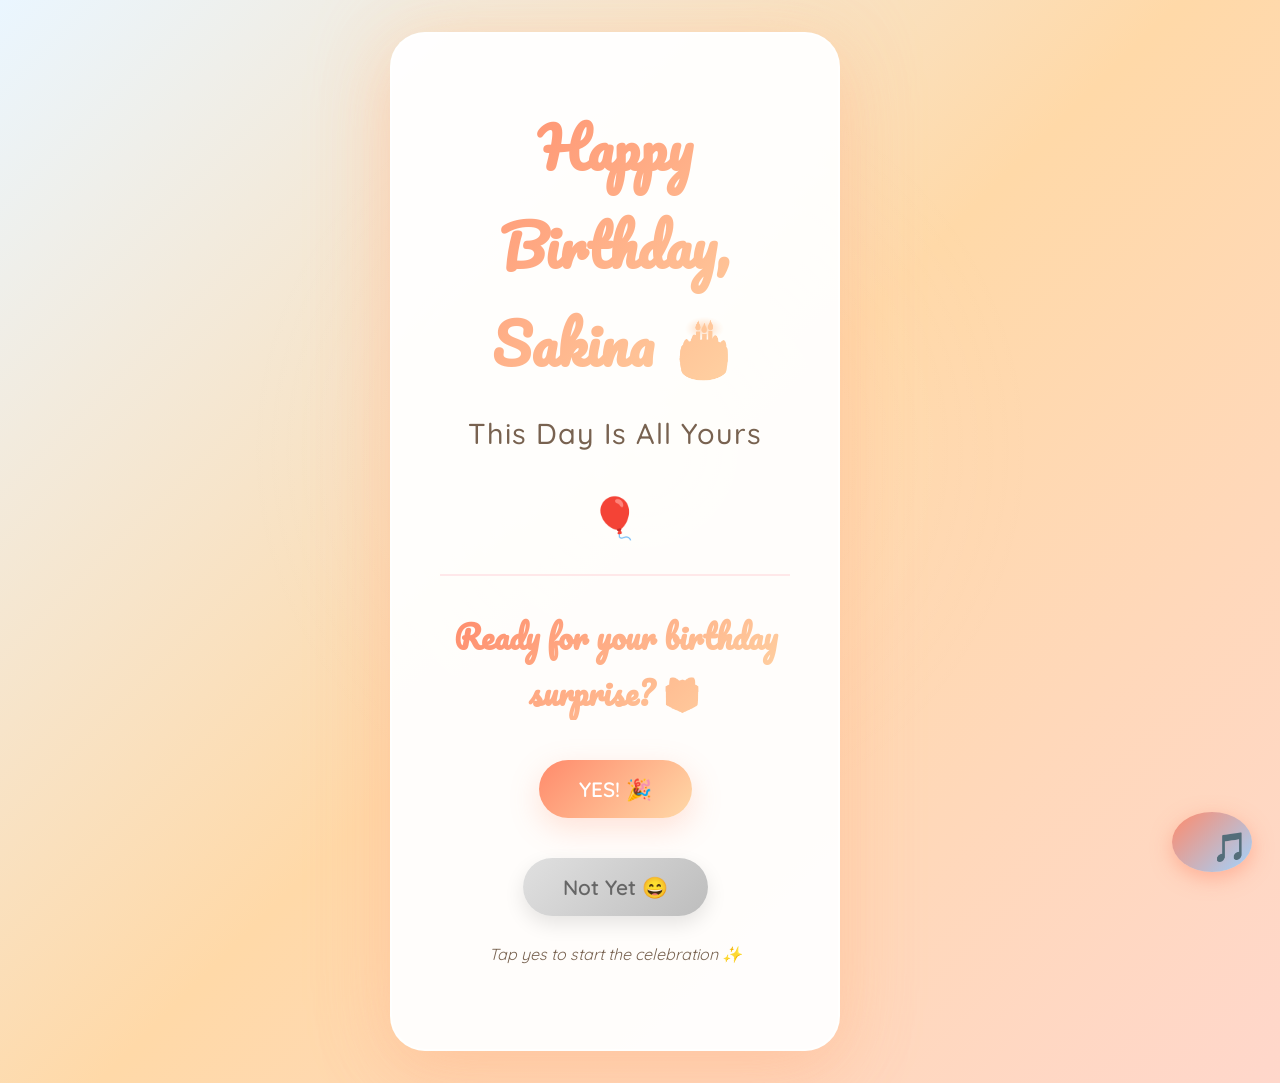
<file: index.html>
<!DOCTYPE html>
<html lang="en">
<head>
  <meta charset="UTF-8">
  <meta name="viewport" content="width=device-width, initial-scale=1.0">
  <title>Birthday Surprise For You 🎉</title>
  <link href="https://fonts.googleapis.com/css2?family=Pacifico&family=Quicksand:wght@300;400;500;600;700&display=swap" rel="stylesheet">
  <link rel="stylesheet" href="css/style.css">
  <link rel="stylesheet" href="css/landing.css">
  <link rel="stylesheet" href="css/animations.css">
</head>
<body>
  <div class="hearts-background"></div>
  
  <div class="landing-container fade-in">
    <div class="romantic-card">
      <div class="sparkle"></div>
      <h1 class="romantic-title">Happy Birthday, Sakina 🎂</h1>
      <p class="romantic-subtitle">This Day Is All Yours</p>
      <div class="heart-divider">🎈</div>
      
      <!-- Birthday Question -->
      <div class="question-section">
        <h2 class="birthday-question">Ready for your birthday surprise? 🎁</h2>
        <div class="button-container">
          <button class="yes-button" onclick="startSurprise()">
            <span>YES! 🎉</span>
          </button>
          <button class="no-button" id="noButton">
            <span>Not Yet 😄</span>
          </button>
        </div>
        <p class="hint-text">Tap yes to start the celebration ✨</p>
      </div>
    </div>
  </div>

  <script src="js/effects.js"></script>
  <script src="js/landing.js"></script>
  <script src="js/music.js"></script>
</body>
</html>
</file>
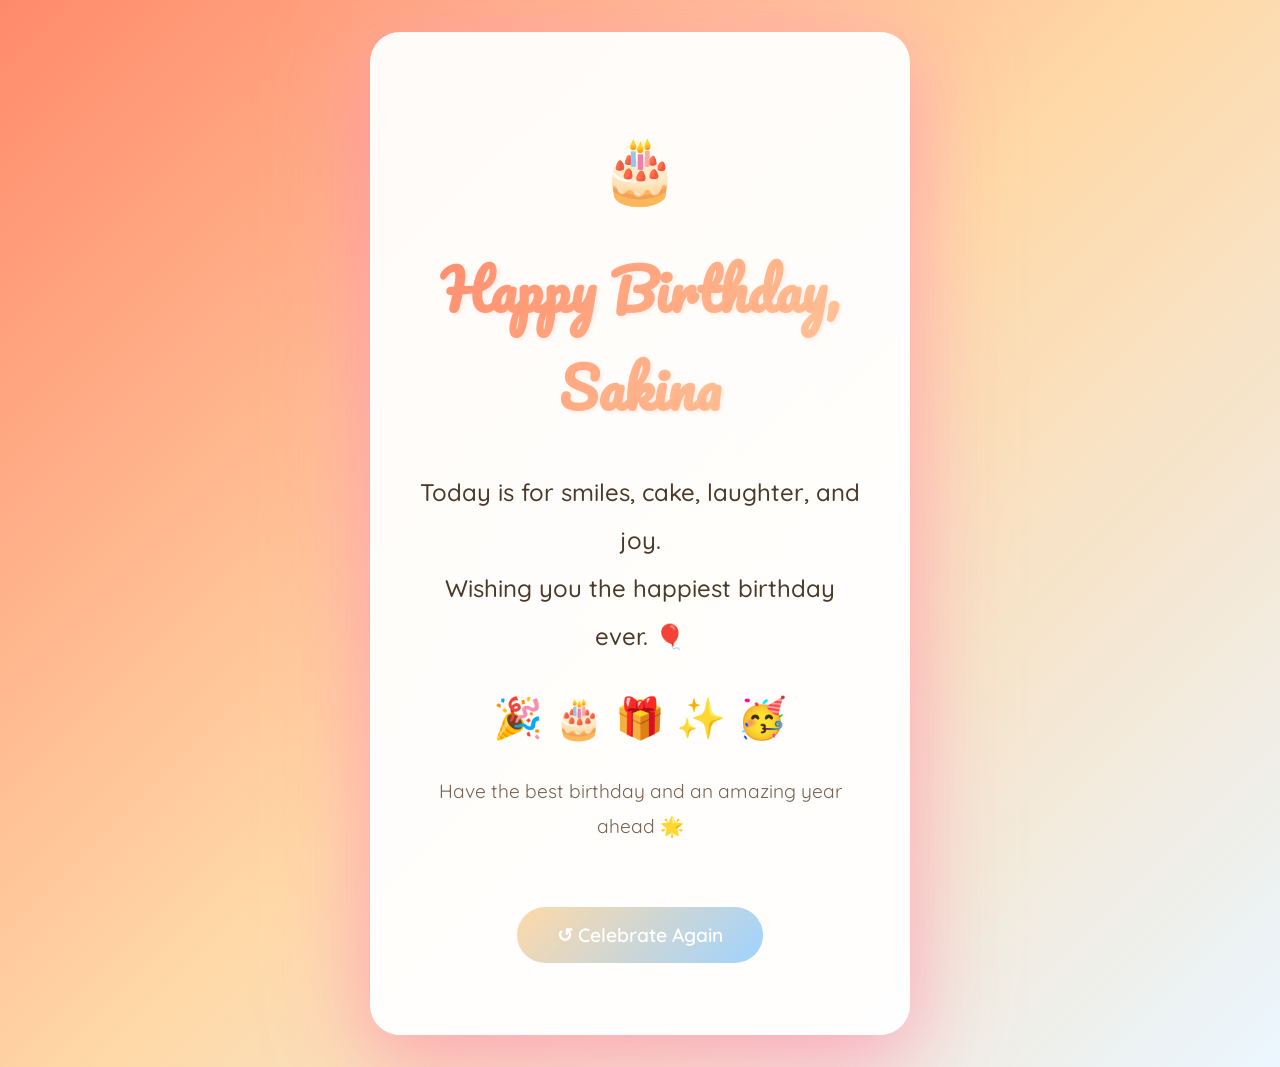
<file: pages/final.html>
<!DOCTYPE html>
<html lang="en">
<head>
  <meta charset="UTF-8">
  <meta name="viewport" content="width=device-width, initial-scale=1.0">
  <title>Happy Birthday 🎉</title>
  <link href="https://fonts.googleapis.com/css2?family=Pacifico&family=Quicksand:wght@300;400;500;600;700&display=swap" rel="stylesheet">
  <link rel="stylesheet" href="../css/style.css">
  <link rel="stylesheet" href="../css/animations.css">
  <style>
    body {
      background: linear-gradient(135deg, var(--light-red) 0%, var(--blush) 50%, var(--pastel-pink) 100%);
    }
    
    .forever-container {
      padding: 2rem;
      min-height: 100vh;
      display: flex;
      align-items: center;
      justify-content: center;
    }
    
    .forever-card {
      background: rgba(255, 255, 255, 0.95);
      max-width: 600px;
      padding: 4rem 3rem;
      text-align: center;
      box-shadow: 0 30px 80px rgba(255, 107, 157, 0.4), 0 0 100px rgba(255, 182, 193, 0.5);
    }
    
    .forever-title {
      font-family: 'Pacifico', cursive;
      font-size: 3.5rem;
      background: linear-gradient(135deg, var(--light-red), var(--blush));
      -webkit-background-clip: text;
      -webkit-text-fill-color: transparent;
      background-clip: text;
      margin-bottom: 2rem;
      animation: gentlePulse 2s ease-in-out infinite;
    }
    
    .infinity-heart {
      font-size: 4rem;
      margin: 2rem 0;
      animation: heartbeat 1.5s ease-in-out infinite;
    }
    
    .forever-message {
      font-size: 1.5rem;
      color: var(--text-dark);
      line-height: 2;
      margin: 2rem 0;
      font-weight: 500;
    }
    
    .final-hearts {
      font-size: 2.5rem;
      margin: 2rem 0;
      animation: heartbeat 1.5s ease-in-out infinite;
    }
    
    .restart-btn {
      margin-top: 3rem;
      background: linear-gradient(135deg, var(--blush), var(--soft-rose));
      color: white;
      padding: 1rem 2.5rem;
      opacity: 0;
      animation: fadeIn 2s ease-in 2s forwards;
    }
  </style>
</head>
<body>

<div class="forever-container scale-in">
  <div class="card forever-card">
    <div class="infinity-heart">🎂</div>
    
    <h1 class="forever-title">Happy Birthday, Sakina</h1>
    
    <div class="forever-message">
      Today is for smiles, cake, laughter, and joy.<br>
      Wishing you the happiest birthday ever. 🎈
    </div>
    
    <div class="final-hearts">🎉 🎂 🎁 ✨ 🥳</div>
    
    <p style="color: var(--text-light); font-size: 1.2rem; margin-top: 2rem;">
      Have the best birthday and an amazing year ahead 🌟
    </p>
    
    <button class="restart-btn" onclick="window.location.href='../index.html'">
      ↺ Celebrate Again
    </button>
  </div>
</div>

<script src="../js/effects.js"></script>
<script>
  // Gentle confetti for celebration
  window.addEventListener('DOMContentLoaded', () => {
    setTimeout(() => createConfetti(), 500);
    
    // Create gentle hearts
    setInterval(() => {
      if (Math.random() > 0.7) {
        createSparkles();
      }
    }, 2000);
  });
</script>

</body>
</html>
</file>
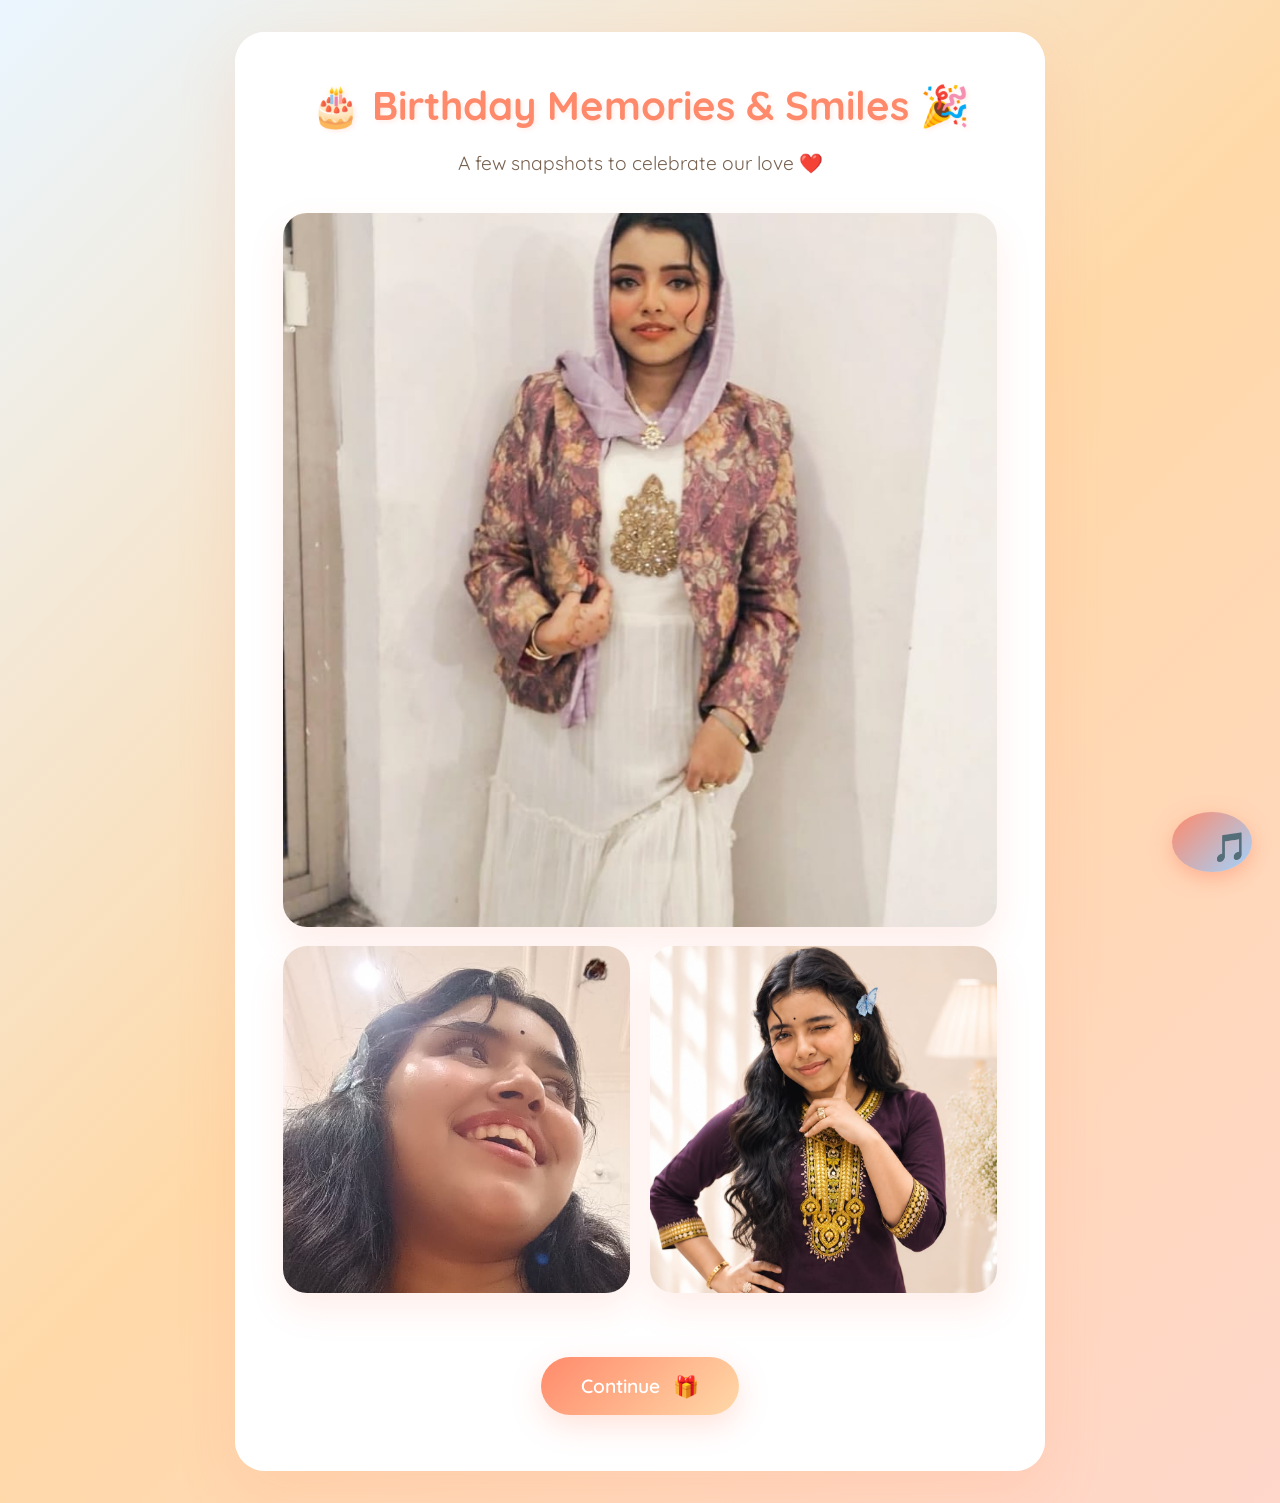
<file: pages/gallery.html>
<!DOCTYPE html>
<html lang="en">
<head>
  <meta charset="UTF-8">
  <meta name="viewport" content="width=device-width, initial-scale=1.0">
  <title>Birthday Memories 📸</title>
  <link href="https://fonts.googleapis.com/css2?family=Pacifico&family=Quicksand:wght@300;400;500;600;700&display=swap" rel="stylesheet">
  <link rel="stylesheet" href="../css/style.css">
  <link rel="stylesheet" href="../css/gallery.css">
  <link rel="stylesheet" href="../css/animations.css">
  <style>
    .gallery-card {
      max-width: 980px;
      padding: 3rem;
    }

    .photo-grid {
      grid-template-columns: repeat(2, minmax(0, 1fr));
      gap: 1.2rem;
    }

    .photo-item {
      border-radius: 24px;
      overflow: hidden;
      box-shadow: 0 16px 35px rgba(255, 138, 107, 0.14);
      background: #fff;
      min-height: 220px;
    }

    .photo-item img {
      width: 100%;
      height: 100%;
      min-height: 220px;
      object-fit: cover;
      display: block;
    }

    .photo-overlay {
      background: linear-gradient(180deg, transparent 0%, rgba(0, 0, 0, 0.35) 100%);
    }

    .featured-photo {
      grid-column: 1 / -1;
      min-height: 320px;
    }

    .featured-photo img {
      min-height: 320px;
    }

    .photo-text {
      display: flex;
      align-items: center;
      justify-content: center;
      flex-direction: column;
      height: 100%;
      padding: 1.5rem;
      text-align: center;
      background: linear-gradient(180deg, #fff 0%, #FFF9F1 100%);
      color: var(--text-dark);
    }

    .photo-text h2 {
      font-size: 1.6rem;
      margin-bottom: 0.4rem;
      color: var(--light-red);
    }

    .photo-text p { font-size: 1rem; color: var(--text-light); }

    @media (max-width: 768px) {
      .photo-grid {
        grid-template-columns: 1fr;
      }

      .featured-photo,
      .featured-photo img {
        min-height: 240px;
      }
    }
  </style>
</head>
<body>

<div class="gallery-container fade-in">
  <div class="card gallery-card">
    <h1>🎂 Birthday Memories & Smiles 🎉</h1>
    <p class="subtitle">A few snapshots to celebrate our love ❤️</p>
   

    <div class="photo-grid">
      <div class="photo-item featured-photo">
        <img src="../assets/images/img1.jpeg" alt="Memory 1">
        <div class="photo-overlay">
          <p class="photo-caption">Happy Birthday, Sakina! 🎉</p>
        </div>
      </div>

      <div class="photo-item">
        <img src="../assets/images/img3.jpeg" alt="Memory 2">
        <div class="photo-overlay">
          <p class="photo-caption">Keep Smiling 🙂</p>
        </div>
      </div>

      <div class="photo-item">
        <img src="../assets/images/img4.jpeg" alt="Memory 3">
        <div class="photo-overlay">
          <p class="photo-caption">One more reason to smile 🎂✨</p>
        </div>
      </div>
    
    </div>

    <button class="next-btn" onclick="nextPage()">
      <span>Continue</span>
      <span class="btn-emoji">🎁</span>
    </button>
  </div>
</div>

<script src="../js/effects.js"></script>
<script src="../js/music.js"></script>
<script>
  function nextPage() {
    pageTransition('letter.html');
  }
  
  // Add gentle animation to photos
  document.addEventListener('DOMContentLoaded', () => {
    const photos = document.querySelectorAll('.photo-item');
    photos.forEach((photo, index) => {
      photo.style.animationDelay = (index * 0.1) + 's';
      photo.classList.add('slide-up');
    });
  });
</script>

</body>
</html>
</file>
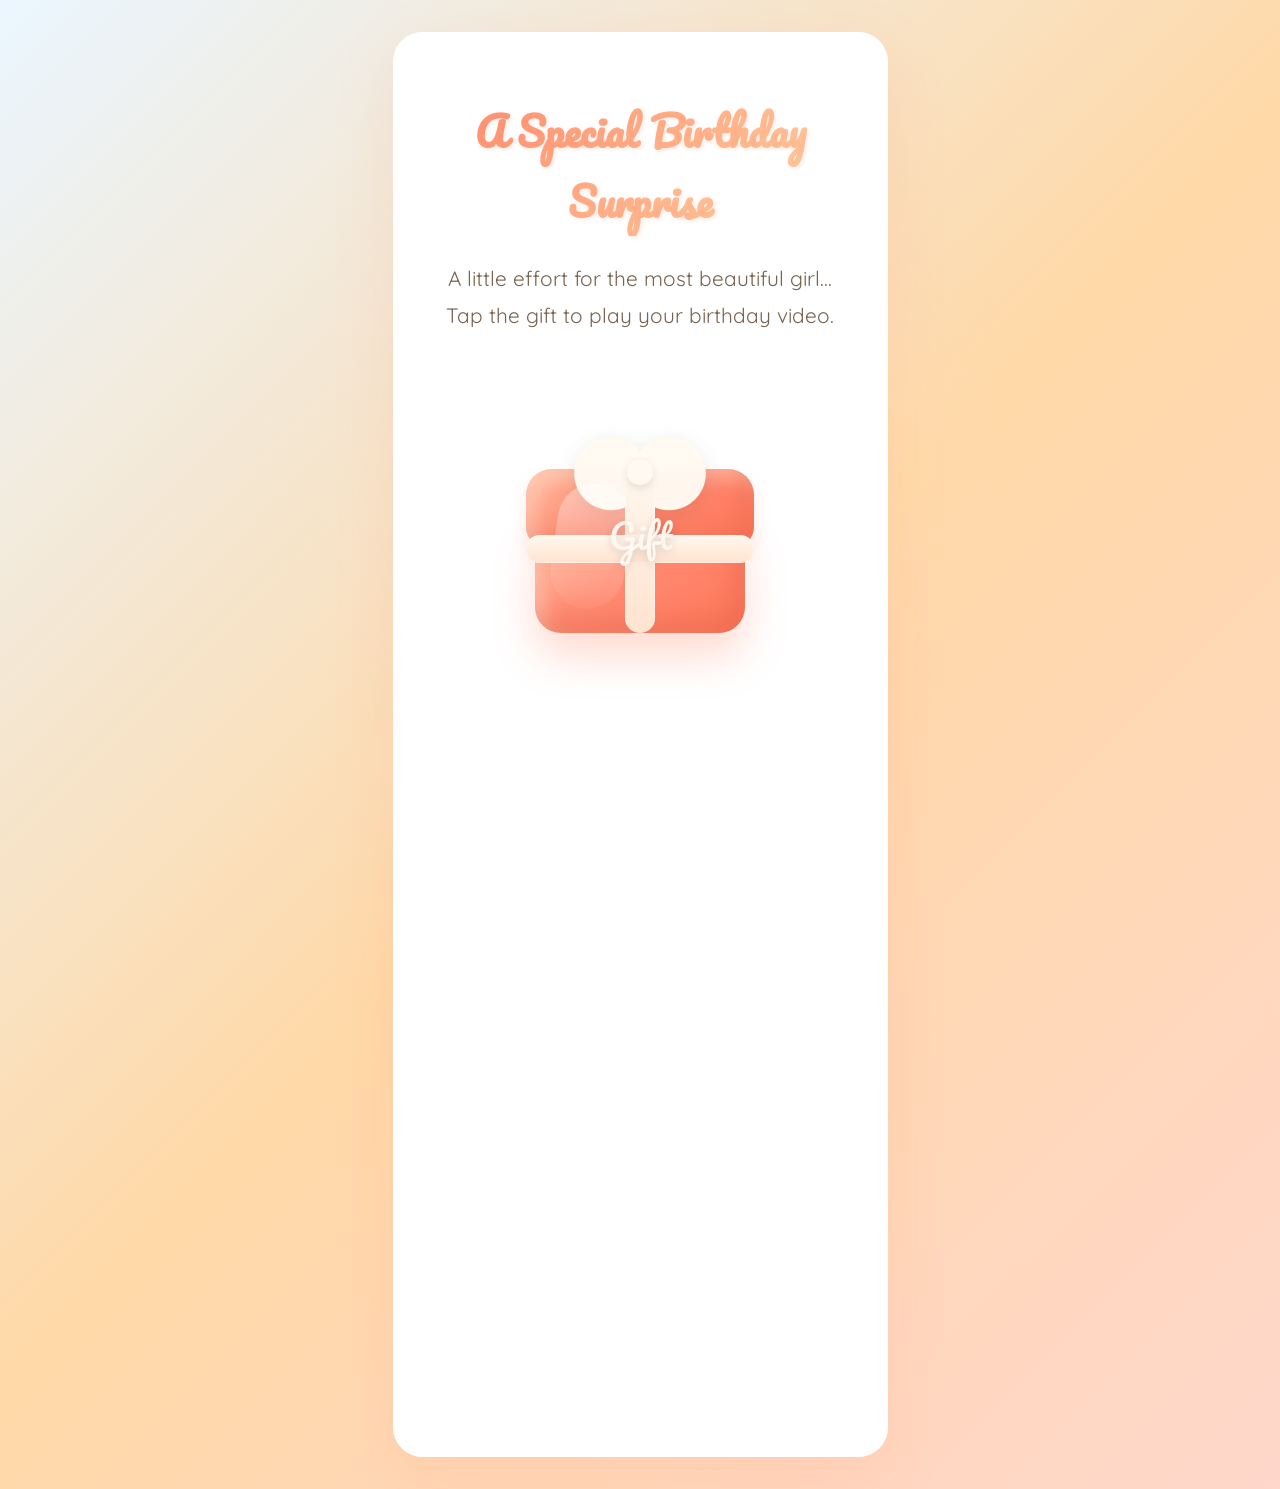
<file: pages/gift.html>
<!DOCTYPE html>
<html lang="en">
<head>
  <meta charset="UTF-8">
  <meta name="viewport" content="width=device-width, initial-scale=1.0">
  <title>Birthday Gift</title>
  <link href="https://fonts.googleapis.com/css2?family=Pacifico&family=Quicksand:wght@300;400;500;600;700&display=swap" rel="stylesheet">
  <link rel="stylesheet" href="../css/style.css">
  <link rel="stylesheet" href="../css/animations.css">
  <style>
    .gift-container {
      padding: 2rem;
      min-height: 100vh;
      display: flex;
      align-items: center;
      justify-content: center;
    }

    .gift-card {
      max-width: 550px;
      padding: 4rem 3rem;
      text-align: center;
    }

    .gift-box {
      cursor: pointer;
      transition: all 0.4s cubic-bezier(0.68, -0.55, 0.265, 1.55);
      display: inline-flex;
      align-items: center;
      justify-content: center;
      animation: gentleBounce 2s ease-in-out infinite;
      margin: 2.5rem 0 1.25rem;
      width: 240px;
      height: 235px;
      position: relative;
      overflow: visible;
    }

    .gift-box::before {
      content: '';
      position: absolute;
      left: 50%;
      top: 18px;
      width: 132px;
      height: 88px;
      transform: translateX(-50%);
      background:
        radial-gradient(circle at 28% 55%, rgba(255, 249, 241, 0.98) 0 34%, transparent 35%),
        radial-gradient(circle at 72% 55%, rgba(255, 249, 241, 0.98) 0 34%, transparent 35%);
      filter: drop-shadow(0 6px 10px rgba(75, 58, 42, 0.12));
      z-index: 4;
    }

    .gift-box::after {
      content: '';
      position: absolute;
      top: 52px;
      left: 50%;
      width: 26px;
      height: 26px;
      background: rgba(255, 249, 241, 1);
      border-radius: 50%;
      transform: translateX(-50%);
      z-index: 5;
      box-shadow: 0 4px 8px rgba(75, 58, 42, 0.12);
    }

    .gift-box-label {
      position: relative;
      z-index: 6;
      margin-top: 1.4rem;
      color: rgba(255, 249, 241, 0.96);
      font-family: 'Pacifico', cursive;
      font-size: 2.1rem;
      line-height: 1;
      text-shadow: 0 3px 10px rgba(75, 58, 42, 0.18);
      pointer-events: none;
    }

    .gift-lid,
    .gift-base {
      position: absolute;
      left: 50%;
      transform: translateX(-50%);
      border-radius: 26px;
      background: linear-gradient(145deg, #ffb89c 0%, #ff8b72 45%, #ff7659 100%);
      box-shadow: inset -12px -14px 24px rgba(190, 70, 45, 0.18), inset 10px 10px 18px rgba(255, 231, 214, 0.45);
    }

    .gift-lid {
      top: 62px;
      width: 228px;
      height: 78px;
      z-index: 3;
      border-bottom-left-radius: 20px;
      border-bottom-right-radius: 20px;
      box-shadow:
        inset -12px -14px 24px rgba(190, 70, 45, 0.18),
        inset 10px 10px 18px rgba(255, 231, 214, 0.45),
        0 12px 18px rgba(255, 138, 107, 0.2);
    }

    .gift-base {
      top: 116px;
      width: 210px;
      height: 110px;
      z-index: 2;
      border-top-left-radius: 18px;
      border-top-right-radius: 18px;
      box-shadow:
        inset -12px -14px 24px rgba(190, 70, 45, 0.2),
        inset 10px 10px 18px rgba(255, 231, 214, 0.4),
        0 24px 42px rgba(255, 138, 107, 0.3);
    }

    .gift-ribbon-v,
    .gift-ribbon-h {
      position: absolute;
      background: linear-gradient(180deg, #fff8ef 0%, #ffe3cf 100%);
      z-index: 5;
      box-shadow: inset 0 0 0 1px rgba(255, 255, 255, 0.4);
    }

    .gift-ribbon-v {
      top: 60px;
      left: 50%;
      width: 30px;
      height: 166px;
      transform: translateX(-50%);
      border-radius: 18px;
    }

    .gift-ribbon-h {
      top: 128px;
      left: 50%;
      width: 228px;
      height: 28px;
      transform: translateX(-50%);
      border-radius: 18px;
    }

    .gift-shine {
      position: absolute;
      top: 76px;
      left: 34px;
      width: 74px;
      height: 126px;
      background: linear-gradient(180deg, rgba(255, 255, 255, 0.38), rgba(255, 255, 255, 0.05));
      border-radius: 999px;
      transform: rotate(8deg);
      z-index: 4;
      pointer-events: none;
    }

    @keyframes gentleBounce {
      0%, 100% { transform: translateY(0); }
      50% { transform: translateY(-20px); }
    }

    .gift-box:hover {
      transform: scale(1.06) rotate(-3deg);
    }

    .gift-instruction {
      font-size: 1.3rem;
      color: var(--text-light);
      margin-bottom: 2rem;
      animation: gentlePulse 2s ease-in-out infinite;
    }

    .gift-message {
      opacity: 0;
      transform: scale(0);
      transition: all 0.6s cubic-bezier(0.68, -0.55, 0.265, 1.55);
    }

    .gift-message.revealed {
      opacity: 1;
      transform: scale(1);
    }

    .gift-title {
      font-family: 'Pacifico', cursive;
      font-size: 2.5rem;
      background: linear-gradient(135deg, var(--light-red), var(--blush));
      -webkit-background-clip: text;
      -webkit-text-fill-color: transparent;
      background-clip: text;
      margin-bottom: 1.5rem;
    }

    .gift-text {
      font-size: 1.3rem;
      color: var(--text-dark);
      line-height: 1.8;
      margin: 0;
    }

    .promise-box {
      background: linear-gradient(135deg, var(--cream), white);
      padding: 2rem;
      border-radius: 20px;
      margin: 2rem 0 1rem;
      border: 2px solid var(--soft-rose);
      box-shadow: 0 10px 30px var(--shadow-soft);
    }

    .message-intro {
      margin: 1rem 0 1.25rem;
      padding: 1.25rem 1.5rem;
      background: linear-gradient(135deg, rgba(255, 217, 168, 0.24), rgba(255, 255, 255, 0.96));
      border: 1px solid rgba(255, 138, 107, 0.15);
      border-radius: 18px;
      box-shadow: 0 12px 30px rgba(255, 138, 107, 0.08);
    }

    .video-label {
      font-size: 1rem;
      font-weight: 700;
      letter-spacing: 0.04em;
      text-transform: uppercase;
      color: var(--light-red);
      margin: 1rem 0 0.75rem;
    }

    .video-wrap {
      margin-top: 0.5rem;
      border-radius: 20px;
      overflow: hidden;
      background: #000;
      box-shadow: 0 18px 40px rgba(75, 58, 42, 0.18);
    }

    .video-wrap video {
      width: 100%;
      height: auto;
      display: block;
      max-height: 420px;
      object-fit: cover;
      border-radius: 20px;
    }

    .video-fallback {
      padding: 1rem;
      text-align: center;
      color: var(--text-light);
      font-size: 0.95rem;
    }

    @media (max-width: 768px) {
      .gift-container {
        padding: 1rem 0.75rem;
      }

      .gift-card {
        max-width: 100%;
        padding: 2.25rem 1.25rem;
      }

      .gift-title {
        font-size: 2rem;
        line-height: 1.25;
      }

      .gift-instruction,
      .gift-text {
        font-size: 1.05rem;
      }

      .gift-box {
        margin: 1.25rem 0;
        width: 200px;
        height: 200px;
      }

      .gift-lid {
        width: 190px;
        height: 66px;
        top: 58px;
      }

      .gift-base {
        width: 176px;
        height: 96px;
        top: 106px;
      }

      .gift-ribbon-h {
        width: 190px;
        top: 118px;
      }

      .gift-ribbon-v {
        height: 144px;
        top: 56px;
      }

      .gift-shine {
        top: 74px;
        left: 30px;
        width: 62px;
        height: 108px;
      }

      .promise-box,
      .message-intro {
        padding: 1.25rem;
        border-radius: 16px;
      }

      .promise-box {
        margin: 1.5rem 0 1rem;
      }

      .video-wrap video {
        max-height: 280px;
        object-fit: contain;
        background: #000;
      }
    }

    @media (max-width: 480px) {
      .gift-container {
        padding: 0.75rem 0.5rem;
      }

      .gift-card {
        padding: 1.75rem 1rem;
      }

      .gift-title {
        font-size: 1.7rem;
      }

      .gift-instruction,
      .gift-text {
        font-size: 0.95rem;
      }

      .gift-box {
        width: 176px;
        height: 176px;
      }

      .gift-lid {
        width: 168px;
        height: 58px;
        top: 54px;
      }

      .gift-base {
        width: 154px;
        height: 84px;
        top: 98px;
      }

      .gift-ribbon-h {
        width: 168px;
        height: 24px;
        top: 108px;
      }

      .gift-ribbon-v {
        width: 24px;
        height: 128px;
        top: 52px;
      }

      .gift-box::before {
        width: 108px;
        height: 74px;
        top: 16px;
      }

      .gift-box-label {
        font-size: 1.7rem;
      }

      .gift-shine {
        top: 66px;
        left: 28px;
        width: 52px;
        height: 92px;
      }

      .promise-box,
      .message-intro {
        padding: 1rem;
      }
    }
  </style>
</head>
<body>

<div class="gift-container fade-in">
  <div class="card gift-card">
    <h1 class="gift-title">A Special Birthday Surprise</h1>

    <p class="gift-instruction" id="instruction">A little effort for the most beautiful girl... Tap the gift to play your birthday video.</p>

    <div class="gift-box" id="giftBox" onclick="openGift()">
      <span class="gift-lid"></span>
      <span class="gift-base"></span>
      <span class="gift-ribbon-v"></span>
      <span class="gift-ribbon-h"></span>
      <span class="gift-shine"></span>
      <span class="gift-box-label">Gift</span>
    </div>

    <div class="gift-message" id="giftMessage">
      <div class="promise-box">
        <h2>My Wish For You</h2>
      </div>

      <div class="message-intro">
        <p class="gift-text">
          Happy Birthday, Sakina! I wish you endless happiness, love, and laughter today and always.
          Your special video is waiting just below. Tap play and enjoy every moment.
        </p>
      </div>

      <p class="video-label">Your Birthday Video</p>
      <div class="video-wrap">
        <video id="surpriseVideo" poster="../assets/images/cover.png" playsinline controls>
          <source src="../assets/images/copy_F02B3C95-60DA-49B3-B3CB-301C599C9D86.mp4" type="video/mp4">
          <p class="video-fallback">If the video does not play, update the source path or convert it to MP4 for wider browser support.</p>
        </video>
      </div>

      <button class="next-btn" onclick="nextPage()" style="background: linear-gradient(135deg, var(--light-red), var(--blush)); color: white; margin-top: 2rem; display: inline-flex; align-items: center; gap: 0.8rem;">
        <span>Continue</span>
        <span class="btn-emoji">Next</span>
      </button>
    </div>
  </div>
</div>

<script src="../js/effects.js"></script>
<script>
  let isOpened = false;

  function openGift() {
    if (isOpened) return;
    isOpened = true;

    const giftBox = document.getElementById('giftBox');
    const giftMessage = document.getElementById('giftMessage');
    const instruction = document.getElementById('instruction');

    giftBox.style.transform = 'scale(1.5) rotate(360deg)';
    giftBox.style.opacity = '0';

    createConfetti();
    setTimeout(() => createSparkles(), 300);
    setTimeout(() => createSparkles(), 600);

    instruction.style.opacity = '0';

    setTimeout(() => {
      giftBox.style.display = 'none';
      instruction.style.display = 'none';
      giftMessage.classList.add('revealed');

      const video = document.getElementById('surpriseVideo');
      if (video) {
        try {
          video.muted = true;
          video.currentTime = 0;
          video.play().catch(() => {
            // Autoplay can be blocked; controls remain visible for manual play.
          });
        } catch (error) {
          // Ignore playback errors and keep the controls available.
        }
      }
    }, 800);
  }

  function nextPage() {
    pageTransition('final.html');
  }
</script>

</body>
</html>
</file>
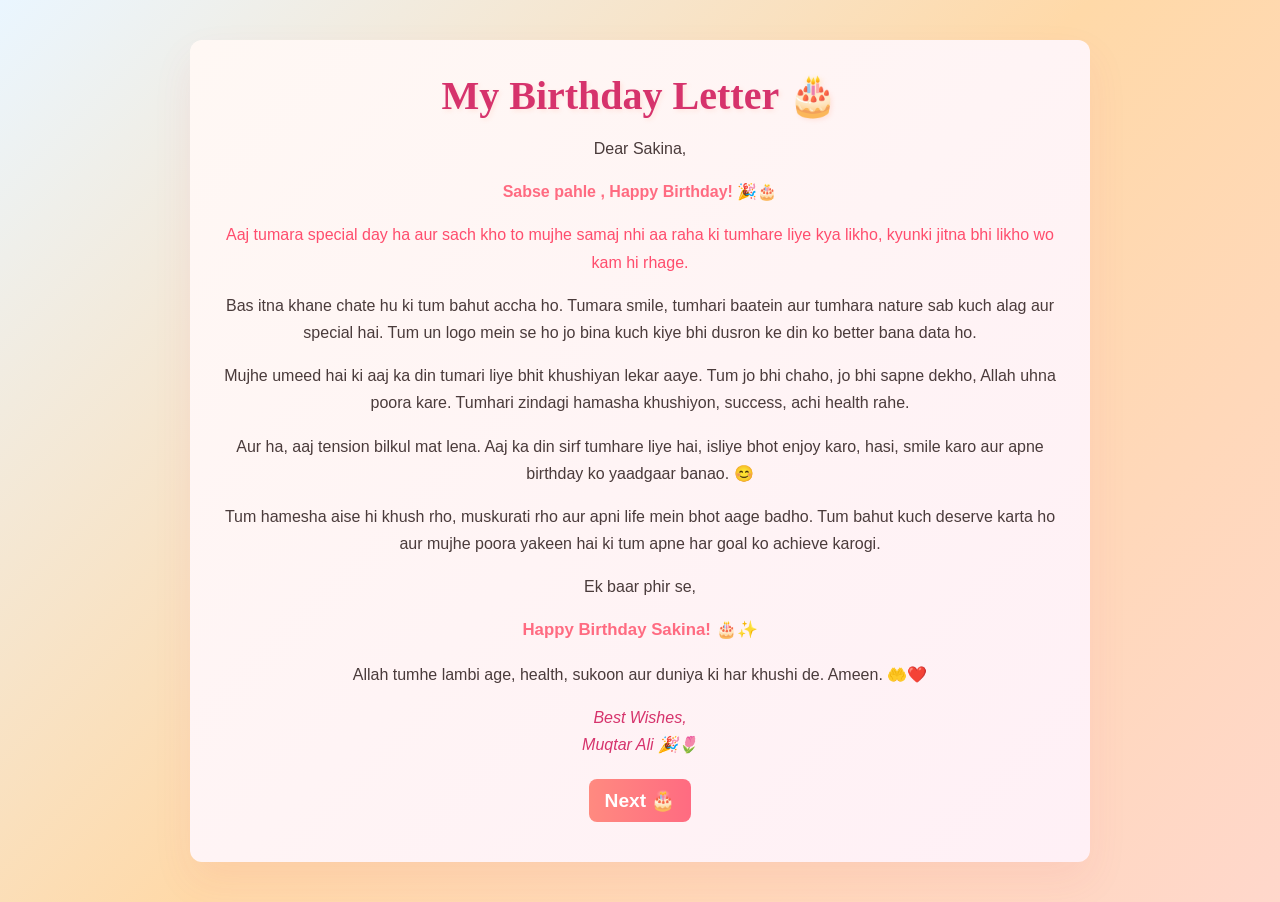
<file: pages/letter.html>
<!DOCTYPE html>
<html lang="en">
<head>
  <meta charset="UTF-8">
  <title>Birthday Letter 💌</title>
  <link rel="stylesheet" href="../css/style.css">
  <style>
    /* Visual accents only — no text changes */
    .card { background: linear-gradient(135deg, #fff8f4 0%, #fff0f6 100%); border-radius: 12px; padding: 2rem; max-width: 900px; margin: 2.5rem auto; box-shadow: 0 18px 40px rgba(214,79,120,0.08); }
    .card h1 { color: #d6336c; font-family: 'Pacifico', cursive; margin-bottom: 0.6rem; }
    .card p { color: #4a3b3b; line-height: 1.7; margin-bottom: 0.8rem; font-size: 1rem; }
    /* Accent important lines without changing text: */
    .card p:nth-of-type(2) { color: #ff6b81; font-weight: 700; }
    .card p:nth-of-type(3) { color: #ff4d6d; }
    .card p:nth-of-type(9) { color: #ff6b81; font-weight: 700; font-size: 1.05rem; }
    .card p:nth-of-type(11) { color: #d6336c; font-style: italic; }
    .card button { background: linear-gradient(90deg,#ff8a80,#ff6b81); color: #fff; border: none; padding: 0.6rem 1rem; border-radius: 8px; cursor: pointer; }
  </style>
</head>
<body>

  <div class="card">
    <h1>My Birthday Letter 🎂</h1>

    <p>
    Dear Sakina,
    </p>

    <p>
    Sabse pahle , Happy Birthday! 🎉🎂
    </p>

    <p>
    Aaj tumara special day ha aur sach kho to mujhe samaj nhi aa raha ki tumhare liye kya likho, kyunki jitna  bhi likho  wo kam hi rhage.
    </p>

    <p>
    Bas itna khane chate hu ki tum bahut accha ho. Tumara smile, tumhari baatein aur tumhara nature sab kuch alag aur special hai. Tum un logo mein se ho jo bina kuch  kiye bhi dusron ke din ko better bana data ho.
    </p>

    <p>
    Mujhe umeed hai ki aaj ka din tumari liye bhit khushiyan lekar aaye. Tum jo bhi chaho, jo bhi sapne dekho, Allah uhna poora kare. Tumhari zindagi hamasha khushiyon, success, achi health  rahe.
    </p>

    <p>
    Aur ha, aaj tension bilkul mat lena. Aaj ka din sirf tumhare liye hai, isliye bhot enjoy karo, hasi, smile karo aur apne birthday ko yaadgaar banao. 😊
    </p>

    <p>
    Tum hamesha aise hi khush rho, muskurati rho aur apni life mein bhot aage badho. Tum bahut kuch deserve karta ho aur mujhe poora yakeen hai ki tum apne har goal ko achieve karogi.
    </p>

    <p>
    Ek baar phir se,
    </p>

    <p>
    Happy Birthday Sakina! 🎂✨
    </p>

    <p>
    Allah tumhe lambi age, health, sukoon aur duniya ki har khushi de. Ameen. 🤲❤️
    </p>

    <p>
    Best Wishes,<br>
    Muqtar Ali 🎉🌷
    </p>

    <button onclick="next()">Next 🎂</button>
  </div>

  <script>
    function next() {
      window.location.href = "reasons.html";
    }
  </script>

</body>
</html>
</file>
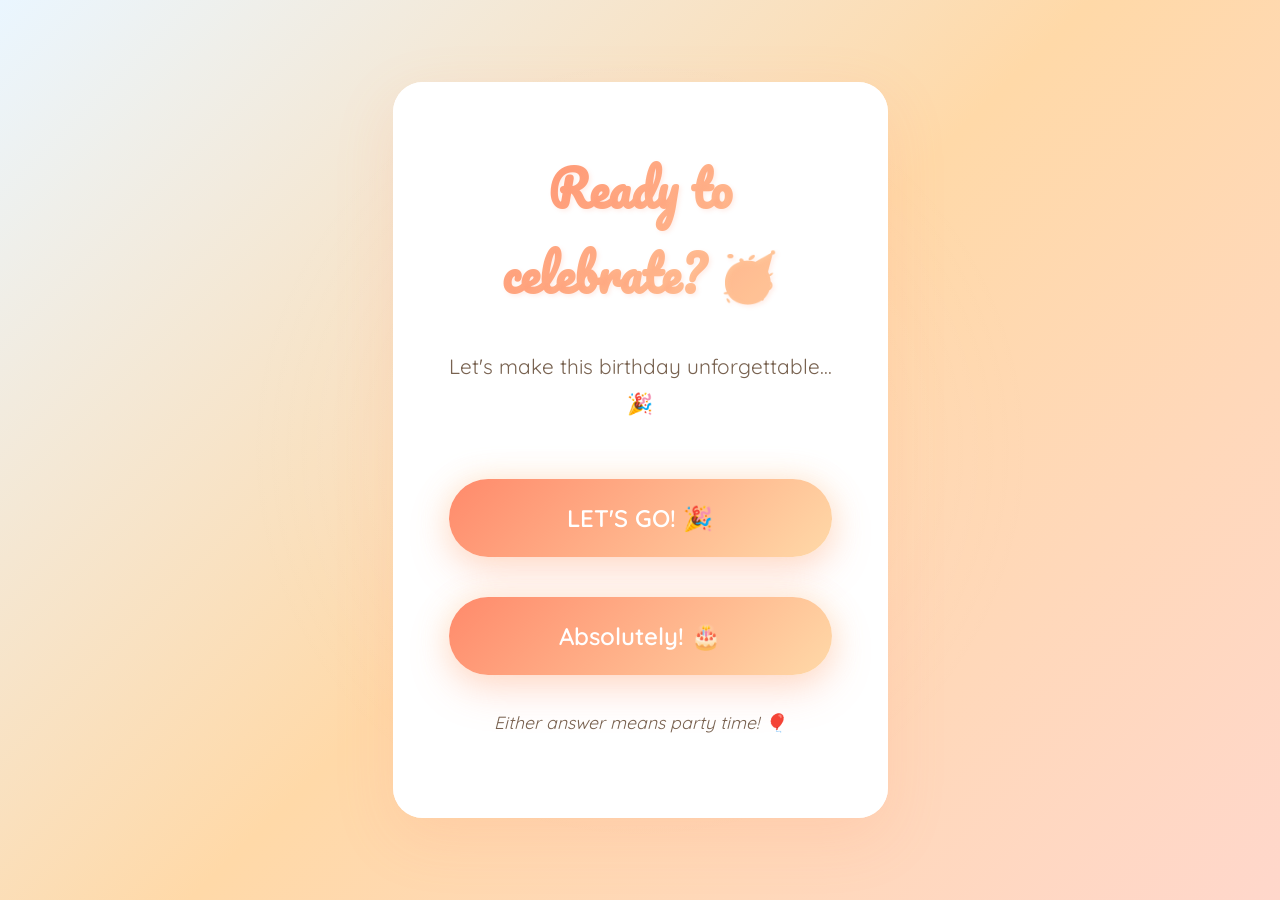
<file: pages/question.html>
<!DOCTYPE html>
<html lang="en">
<head>
  <meta charset="UTF-8">
  <meta name="viewport" content="width=device-width, initial-scale=1.0">
  <title>One Birthday Question 🎂</title>
  <link href="https://fonts.googleapis.com/css2?family=Pacifico&family=Quicksand:wght@300;400;500;600;700&display=swap" rel="stylesheet">
  <link rel="stylesheet" href="../css/style.css">
  <link rel="stylesheet" href="../css/animations.css">
  <style>
    .question-container {
      padding: 2rem;
      min-height: 100vh;
      display: flex;
      align-items: center;
      justify-content: center;
    }
    
    .question-card {
      max-width: 550px;
      padding: 4rem 3rem;
      text-align: center;
    }
    
    .question-title {
      font-family: 'Pacifico', cursive;
      font-size: 3rem;
      background: linear-gradient(135deg, var(--light-red), var(--blush));
      -webkit-background-clip: text;
      -webkit-text-fill-color: transparent;
      background-clip: text;
      margin-bottom: 2rem;
      animation: gentlePulse 2s ease-in-out infinite;
    }
    
    .question-subtitle {
      font-size: 1.3rem;
      color: var(--text-light);
      margin-bottom: 3rem;
    }
    
    .answer-buttons {
      display: flex;
      flex-direction: column;
      gap: 1.5rem;
      margin-top: 2rem;
    }
    
    .yes-btn {
      background: linear-gradient(135deg, var(--light-red), var(--blush));
      color: white;
      padding: 1.5rem 3rem;
      font-size: 1.5rem;
      box-shadow: 0 15px 40px var(--shadow-medium), 0 0 30px var(--glow);
      animation: rainbow 3s ease-in-out infinite;
    }
    
    @keyframes rainbow {
      0%, 100% { filter: hue-rotate(0deg); }
      50% { filter: hue-rotate(15deg); }
    }
    
    .hint-text {
      margin-top: 1.5rem;
      color: var(--text-light);
      font-style: italic;
      font-size: 1.1rem;
    }
  </style>
</head>
<body>

<div class="question-container fade-in">
  <div class="card question-card">
    <h1 class="question-title">Ready to celebrate? 🥳</h1>
    <p class="question-subtitle">Let's make this birthday unforgettable... 🎉</p>

    <div class="answer-buttons">
      <button class="yes-btn" onclick="sayYes(this)">
        <span>LET'S GO! 🎉</span>
      </button>
      
      <button class="yes-btn" onclick="sayYes(this)">
        <span>Absolutely! 🎂</span>
      </button>
    </div>
    
    <p class="hint-text">Either answer means party time! 🎈</p>
  </div>
</div>

<script src="../js/effects.js"></script>
<script>
  function sayYes(button) {
    // Create massive confetti explosion
    createConfetti();
    
    // Add celebratory sparkles
    for (let i = 0; i < 5; i++) {
      setTimeout(() => createSparkles(), i * 200);
    }
    
    // Animate button
    button.style.transform = 'scale(1.2)';
    button.style.transition = 'transform 0.3s ease';
    
    setTimeout(() => {
      pageTransition('gift.html');
    }, 1500);
  }
</script>

</body>
</html>
</file>
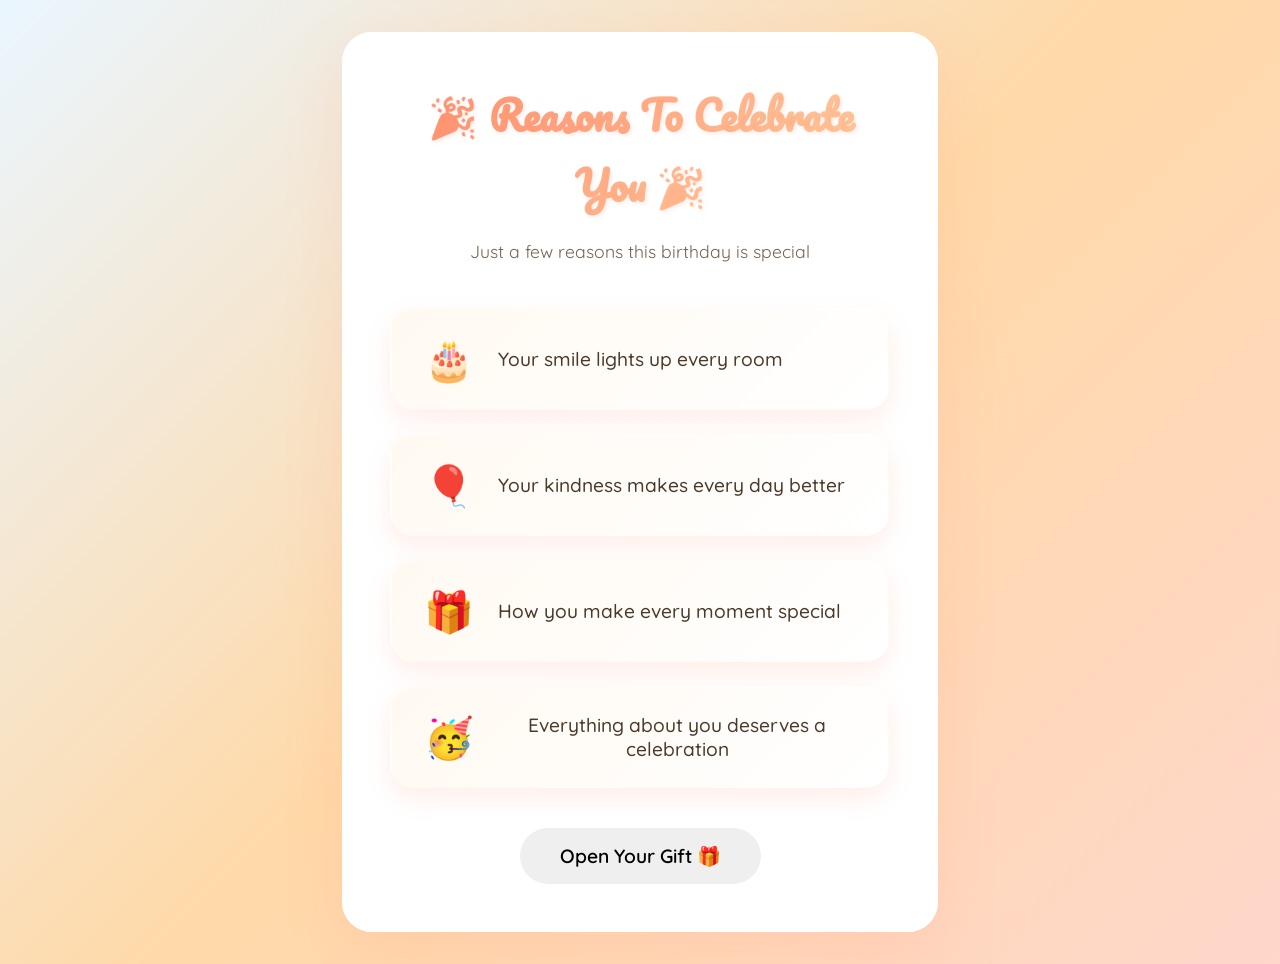
<file: pages/reasons.html>
<!DOCTYPE html>
<html lang="en">
<head>
  <meta charset="UTF-8">
  <meta name="viewport" content="width=device-width, initial-scale=1.0">
  <title>Reasons To Celebrate You 🎉</title>
  <link href="https://fonts.googleapis.com/css2?family=Pacifico&family=Quicksand:wght@300;400;500;600;700&display=swap" rel="stylesheet">
  <link rel="stylesheet" href="../css/style.css">
  <link rel="stylesheet" href="../css/animations.css">
  <style>
    .reasons-container {
      padding: 2rem;
      min-height: 100vh;
      display: flex;
      align-items: center;
      justify-content: center;
    }
    
    .reasons-card {
      max-width: 700px;
      padding: 3rem;
    }
    
    .reasons-title {
      font-family: 'Pacifico', cursive;
      background: linear-gradient(135deg, var(--light-red), var(--blush));
      -webkit-background-clip: text;
      -webkit-text-fill-color: transparent;
      background-clip: text;
      font-size: 2.5rem;
      margin-bottom: 1rem;
    }
    
    .reasons-grid {
      display: grid;
      gap: 1.5rem;
      margin: 2.5rem 0;
    }
    
    .reason-item {
      background: linear-gradient(135deg, var(--cream), white);
      padding: 1.5rem 2rem;
      border-radius: 25px;
      display: flex;
      align-items: center;
      gap: 1.5rem;
      box-shadow: 0 10px 25px var(--shadow-soft);
      transition: all 0.4s cubic-bezier(0.68, -0.55, 0.265, 1.55);
      cursor: pointer;
      border: 2px solid transparent;
    }
    
    .reason-item:hover {
      transform: translateX(15px) scale(1.03);
      box-shadow: 0 15px 35px var(--shadow-medium);
      border-color: var(--soft-rose);
      background: linear-gradient(135deg, var(--pastel-pink), white);
    }
    
    .reason-heart {
      font-size: 2.5rem;
      min-width: 50px;
      text-align: center;
      animation: heartbeat 1.5s ease-in-out infinite;
    }
    
    .reason-text {
      font-size: 1.2rem;
      color: var(--text-dark);
      font-weight: 500;
    }
    
    .clicked {
      animation: scaleIn 0.3s ease;
    }
  </style>
</head>
<body>

<div class="reasons-container fade-in">
  <div class="card reasons-card">
    <h1 class="reasons-title">🎉 Reasons To Celebrate You 🎉</h1>
    <p class="subtitle">Just a few reasons this birthday is special</p>

    <div class="reasons-grid">
      <div class="reason-item" onclick="clickReason(this)">
        <div class="reason-heart">🎂</div>
        <div class="reason-text">Your smile lights up every room</div>
      </div>
      
      <div class="reason-item" onclick="clickReason(this)">
        <div class="reason-heart">🎈</div>
        <div class="reason-text">Your kindness makes every day better</div>
      </div>
      
      
      <div class="reason-item" onclick="clickReason(this)">
        <div class="reason-heart">🎁</div>
        <div class="reason-text">How you make every moment special</div>
      </div>
      
      <div class="reason-item" onclick="clickReason(this)">
        <div class="reason-heart">🥳</div>
        <div class="reason-text">Everything about you deserves a celebration</div>
      </div>
    </div>

    <button class="next-btn" onclick="nextPage()" style="display: block; margin: 2rem auto 0;">
      <span>Open Your Gift</span>
      <span class="btn-emoji">🎁</span>
    </button>
  </div>
</div>

<script src="../js/effects.js"></script>
<script>
  function clickReason(element) {
    element.classList.add('clicked');
    createSparkles();
    
    setTimeout(() => {
      element.classList.remove('clicked');
    }, 300);
  }
  
  function nextPage() {
    pageTransition('question.html');
  }
  
  // Stagger animation for reason items
  window.addEventListener('DOMContentLoaded', () => {
    const reasons = document.querySelectorAll('.reason-item');
    reasons.forEach((reason, index) => {
      reason.style.opacity = '0';
      reason.style.transform = 'translateX(-30px)';
      
      setTimeout(() => {
        reason.style.transition = 'all 0.6s cubic-bezier(0.68, -0.55, 0.265, 1.55)';
        reason.style.opacity = '1';
        reason.style.transform = 'translateX(0)';
      }, index * 150);
    });
  });
</script>

</body>
</html>
</file>
<file: css/style.css>
* {
  margin: 0;
  padding: 0;
  box-sizing: border-box;
}

:root {
  --pastel-pink: #EAF6FF;
  --blush: #FFD9A8;
  --light-red: #FF8A6B;
  --soft-rose: #9FD3FF;
  --cream: #FFF9F1;
  --white: #FFFFFF;
  --text-dark: #4B3A2A;
  --text-light: #786250;
  --shadow-soft: rgba(255, 138, 107, 0.15);
  --shadow-medium: rgba(255, 138, 107, 0.25);
  --glow: rgba(255, 217, 168, 0.45);
}

body {
  min-height: 100vh;
  background: linear-gradient(135deg, var(--pastel-pink) 0%, var(--blush) 50%, #FFD7CB 100%);
  display: flex;
  justify-content: center;
  align-items: center;
  font-family: 'Quicksand', sans-serif;
  color: var(--text-dark);
  overflow-x: hidden;
  position: relative;
}

body::before {
  content: '';
  position: fixed;
  top: 0;
  left: 0;
  width: 100%;
  height: 100%;
  background: radial-gradient(circle at 50% 50%, rgba(255, 255, 255, 0.1) 0%, transparent 50%);
  pointer-events: none;
  z-index: 0;
}

.card, .romantic-card {
  background: var(--white);
  padding: 3rem 2.5rem;
  border-radius: 30px;
  text-align: center;
  box-shadow: 0 20px 60px var(--shadow-soft), 0 0 0 1px rgba(255, 255, 255, 0.8) inset;
  position: relative;
  backdrop-filter: blur(10px);
  animation: floatCard 3s ease-in-out infinite;
  max-width: 500px;
  width: 90%;
}

@keyframes floatCard {
  0%, 100% { transform: translateY(0px); }
  50% { transform: translateY(-10px); }
}

h1 {
  color: var(--light-red);
  font-size: 2.5rem;
  font-weight: 700;
  margin-bottom: 1rem;
  text-shadow: 2px 2px 4px var(--shadow-soft);
}

p {
  color: var(--text-light);
  font-size: 1.1rem;
  line-height: 1.8;
  margin: 1rem 0;
}

button {
  padding: 1rem 2.5rem;
  font-size: 1.2rem;
  border-radius: 50px;
  border: none;
  cursor: pointer;
  font-family: 'Quicksand', sans-serif;
  font-weight: 600;
  transition: all 0.3s cubic-bezier(0.68, -0.55, 0.265, 1.55);
  position: relative;
  overflow: hidden;
  margin: 0.5rem;
}

button::before {
  content: '';
  position: absolute;
  top: 50%;
  left: 50%;
  width: 0;
  height: 0;
  border-radius: 50%;
  background: rgba(255, 255, 255, 0.3);
  transform: translate(-50%, -50%);
  transition: width 0.6s, height 0.6s;
}

button:hover::before {
  width: 300px;
  height: 300px;
}

button:hover {
  transform: translateY(-3px) scale(1.05);
  box-shadow: 0 10px 30px var(--shadow-medium);
}

button:active {
  transform: translateY(-1px) scale(1.02);
}

@media (max-width: 768px) {
  body {
    display: block;
    padding: 1rem 0;
  }

  .card, .romantic-card {
    width: calc(100% - 1.5rem);
    max-width: none;
    margin: 0.75rem;
    padding: 2rem 1.25rem;
    border-radius: 24px;
    animation: none;
  }

  h1 {
    font-size: 2rem;
    line-height: 1.2;
  }

  p {
    font-size: 1rem;
    line-height: 1.7;
  }

  button {
    width: 100%;
    max-width: 320px;
    padding: 0.95rem 1.4rem;
    font-size: 1rem;
    margin: 0.5rem auto;
    justify-content: center;
  }
}

@media (max-width: 480px) {
  body {
    padding: 0.75rem 0;
  }

  .card, .romantic-card {
    width: calc(100% - 1rem);
    margin: 0.5rem;
    padding: 1.5rem 1rem;
    border-radius: 20px;
  }

  h1 {
    font-size: 1.75rem;
  }

  p {
    font-size: 0.95rem;
  }
}
</file>
<file: css/landing.css>
.landing-container {
  position: relative;
  z-index: 10;
  padding: 2rem;
}

.romantic-card {
  background: rgba(255, 255, 255, 0.95);
  padding: 4rem 3rem;
  border-radius: 35px;
  text-align: center;
  box-shadow: 0 25px 70px var(--shadow-medium), 0 0 80px var(--glow);
  position: relative;
  backdrop-filter: blur(20px);
  border: 2px solid rgba(255, 255, 255, 0.8);
}

.romantic-title {
  font-family: 'Pacifico', cursive;
  font-size: 3.5rem;
  background: linear-gradient(135deg, var(--light-red), var(--blush));
  -webkit-background-clip: text;
  -webkit-text-fill-color: transparent;
  background-clip: text;
  margin-bottom: 1rem;
  animation: gentlePulse 2s ease-in-out infinite;
  text-shadow: none;
}

@keyframes gentlePulse {
  0%, 100% { opacity: 1; transform: scale(1); }
  50% { opacity: 0.95; transform: scale(1.02); }
}

.romantic-subtitle {
  font-size: 1.8rem;
  color: var(--text-light);
  font-weight: 500;
  margin-bottom: 2rem;
  letter-spacing: 1px;
}

.heart-divider {
  font-size: 2.5rem;
  margin: 1.5rem 0;
  animation: heartbeat 1.5s ease-in-out infinite;
}

@keyframes heartbeat {
  0%, 100% { transform: scale(1); }
  25% { transform: scale(1.1); }
  50% { transform: scale(1); }
  75% { transform: scale(1.05); }
}

.start-btn {
  background: linear-gradient(135deg, var(--light-red), var(--blush));
  color: var(--white);
  padding: 1.2rem 3rem;
  font-size: 1.3rem;
  border-radius: 50px;
  margin-top: 2rem;
  display: inline-flex;
  align-items: center;
  gap: 0.8rem;
  box-shadow: 0 10px 30px var(--shadow-medium);
  transition: all 0.4s ease;
}

.start-btn:hover {
  box-shadow: 0 15px 40px var(--shadow-medium), 0 0 30px var(--glow);
  transform: translateY(-5px) scale(1.08);
}

.btn-emoji {
  font-size: 1.5rem;
  animation: bounce 2s ease-in-out infinite;
}

@keyframes bounce {
  0%, 100% { transform: translateY(0); }
  50% { transform: translateY(-5px); }
}

.glow-btn {
  animation: softGlow 2s ease-in-out infinite;
}

@keyframes softGlow {
  0%, 100% { box-shadow: 0 10px 30px var(--shadow-medium); }
  50% { box-shadow: 0 10px 40px var(--shadow-medium), 0 0 40px var(--glow); }
}

/* Birthday Question Section */
.question-section {
  margin-top: 2rem;
  padding-top: 2rem;
  border-top: 2px solid rgba(255, 182, 193, 0.3);
}

.birthday-question {
  font-family: 'Pacifico', cursive;
  font-size: 2rem;
  background: linear-gradient(135deg, var(--light-red), var(--blush));
  -webkit-background-clip: text;
  -webkit-text-fill-color: transparent;
  background-clip: text;
  margin-bottom: 1.5rem;
  animation: gentlePulse 2s ease-in-out infinite;
}

.button-container {
  display: flex;
  gap: 1.5rem;
  justify-content: center;
  align-items: center;
  margin: 2rem 0 1rem;
  position: relative;
  min-height: 80px;
  flex-wrap: wrap;
}

.yes-button {
  background: linear-gradient(135deg, var(--light-red), var(--blush));
  color: white;
  padding: 1rem 2.5rem;
  font-size: 1.3rem;
  border-radius: 50px;
  border: none;
  cursor: pointer;
  box-shadow: 0 10px 30px var(--shadow-medium);
  transition: all 0.4s cubic-bezier(0.68, -0.55, 0.265, 1.55);
  font-family: 'Quicksand', sans-serif;
  font-weight: 600;
  animation: pulse 2s ease-in-out infinite;
  position: relative;
  z-index: 1;
}

@keyframes pulse {
  0%, 100% { transform: scale(1); }
  50% { transform: scale(1.05); }
}

.yes-button:hover {
  transform: translateY(-5px) scale(1.1);
  box-shadow: 0 15px 40px var(--shadow-medium), 0 0 30px var(--glow);
}

.no-button {
  background: linear-gradient(135deg, #E0E0E0, #BDBDBD);
  color: #666;
  padding: 1rem 2.5rem;
  font-size: 1.3rem;
  border-radius: 50px;
  border: none;
  cursor: pointer;
  box-shadow: 0 8px 20px rgba(0, 0, 0, 0.1);
  transition: all 0.2s ease;
  font-family: 'Quicksand', sans-serif;
  font-weight: 600;
  position: relative;
  z-index: 1;
}

.no-button:hover {
  background: linear-gradient(135deg, #D0D0D0, #ADADAD);
}

.hint-text {
  font-size: 1rem;
  color: var(--text-light);
  font-style: italic;
  margin-top: 1rem;
}

@media (max-width: 768px) {
  .birthday-question {
    font-size: 1.5rem;
  }
  
  .button-container {
    min-height: 100px;
  }
  
  .yes-button, .no-button {
    padding: 0.9rem 2rem;
    font-size: 1.1rem;
  }
}
</file>
<file: css/animations.css>
.hearts-background {
  position: fixed;
  top: 0;
  left: 0;
  width: 100%;
  height: 100%;
  overflow: hidden;
  pointer-events: none;
  z-index: 1;
}

.heart {
  position: absolute;
  font-size: 1.5rem;
  opacity: 0;
  animation: floatUp 8s ease-in-out infinite;
  pointer-events: none;
}

@keyframes floatUp {
  0% {
    bottom: -10%;
    opacity: 0;
    transform: translateX(0) rotate(0deg);
  }
  10% {
    opacity: 0.8;
  }
  90% {
    opacity: 0.4;
  }
  100% {
    bottom: 110%;
    opacity: 0;
    transform: translateX(100px) rotate(360deg);
  }
}

.fade-in {
  animation: fadeIn 1.2s ease-out forwards;
}

@keyframes fadeIn {
  from {
    opacity: 0;
    transform: translateY(30px);
  }
  to {
    opacity: 1;
    transform: translateY(0);
  }
}

.sparkle {
  position: absolute;
  width: 100%;
  height: 100%;
  top: 0;
  left: 0;
  pointer-events: none;
}

.sparkle::before,
.sparkle::after {
  content: '✨';
  position: absolute;
  font-size: 1.5rem;
  opacity: 0;
  animation: sparkleFloat 3s ease-in-out infinite;
}

.sparkle::before {
  top: 10%;
  left: 10%;
  animation-delay: 0s;
}

.sparkle::after {
  bottom: 10%;
  right: 10%;
  animation-delay: 1.5s;
}

@keyframes sparkleFloat {
  0%, 100% {
    opacity: 0;
    transform: translateY(0) scale(0.5);
  }
  50% {
    opacity: 1;
    transform: translateY(-20px) scale(1);
  }
}

.slide-up {
  animation: slideUp 0.8s cubic-bezier(0.68, -0.55, 0.265, 1.55) forwards;
}

@keyframes slideUp {
  from {
    opacity: 0;
    transform: translateY(50px);
  }
  to {
    opacity: 1;
    transform: translateY(0);
  }
}

.confetti {
  position: fixed;
  width: 10px;
  height: 10px;
  background: var(--light-red);
  animation: confettiFall 3s ease-out forwards;
  pointer-events: none;
  z-index: 1000;
}

@keyframes confettiFall {
  0% {
    top: -10%;
    opacity: 1;
    transform: translateX(0) rotate(0deg);
  }
  100% {
    top: 100%;
    opacity: 0;
    transform: translateX(100px) rotate(720deg);
  }
}

.typewriter {
  overflow: hidden;
  border-right: 3px solid var(--light-red);
  white-space: nowrap;
  animation: typing 3.5s steps(40, end), blink 0.75s step-end infinite;
}

@keyframes typing {
  from { width: 0; }
  to { width: 100%; }
}

@keyframes blink {
  from, to { border-color: transparent; }
  50% { border-color: var(--light-red); }
}

.scale-in {
  animation: scaleIn 0.6s cubic-bezier(0.68, -0.55, 0.265, 1.55) forwards;
}

@keyframes scaleIn {
  from {
    opacity: 0;
    transform: scale(0.5);
  }
  to {
    opacity: 1;
    transform: scale(1);
  }
}

/* Shake animation for NO button */
@keyframes shake {
  0%, 100% { transform: translateX(0); }
  25% { transform: translateX(-10px); }
  50% { transform: translateX(10px); }
  75% { transform: translateX(-10px); }
}
</file>
<file: css/gallery.css>
.gallery-container {
  padding: 2rem;
  min-height: 100vh;
  display: flex;
  align-items: center;
  justify-content: center;
}

.gallery-container .card {
  max-width: 900px;
  padding: 3rem;
}

.subtitle {
  color: var(--text-light);
  font-size: 1.2rem;
  margin-bottom: 2rem;
  font-weight: 400;
}

.photo-grid {
  display: grid;
  grid-template-columns: repeat(auto-fit, minmax(200px, 1fr));
  gap: 1.5rem;
  margin: 2rem 0;
}

.photo-item {
  position: relative;
  border-radius: 20px;
  overflow: hidden;
  aspect-ratio: 1;
  box-shadow: 0 10px 30px var(--shadow-soft);
  transition: all 0.4s cubic-bezier(0.68, -0.55, 0.265, 1.55);
  cursor: pointer;
}

.photo-item:hover {
  transform: translateY(-10px) scale(1.05);
  box-shadow: 0 20px 40px var(--shadow-medium), 0 0 30px var(--glow);
}

.photo-item img {
  width: 100%;
  height: 100%;
  object-fit: cover;
  transition: transform 0.4s ease;
}

.photo-item:hover img {
  transform: scale(1.1);
}

.photo-overlay {
  position: absolute;
  top: 0;
  left: 0;
  width: 100%;
  height: 100%;
  background: linear-gradient(135deg, rgba(255, 107, 157, 0.9), rgba(196, 69, 105, 0.9));
  display: flex;
  align-items: center;
  justify-content: center;
  opacity: 0;
  transition: opacity 0.4s ease;
  padding: 1rem;
}

.photo-item:hover .photo-overlay {
  opacity: 1;
}

.photo-caption {
  color: white;
  font-size: 1.1rem;
  font-weight: 600;
  text-align: center;
  transform: translateY(20px);
  transition: transform 0.4s cubic-bezier(0.68, -0.55, 0.265, 1.55);
}

.photo-item:hover .photo-caption {
  transform: translateY(0);
}

.next-btn {
  background: linear-gradient(135deg, var(--light-red), var(--blush));
  color: white;
  margin-top: 2rem;
  display: inline-flex;
  align-items: center;
  gap: 0.8rem;
  box-shadow: 0 10px 30px var(--shadow-medium);
}

.next-btn .btn-emoji {
  font-size: 1.3rem;
}

@media (max-width: 768px) {
  .photo-grid {
    grid-template-columns: repeat(2, 1fr);
    gap: 1rem;
  }
}
</file>
